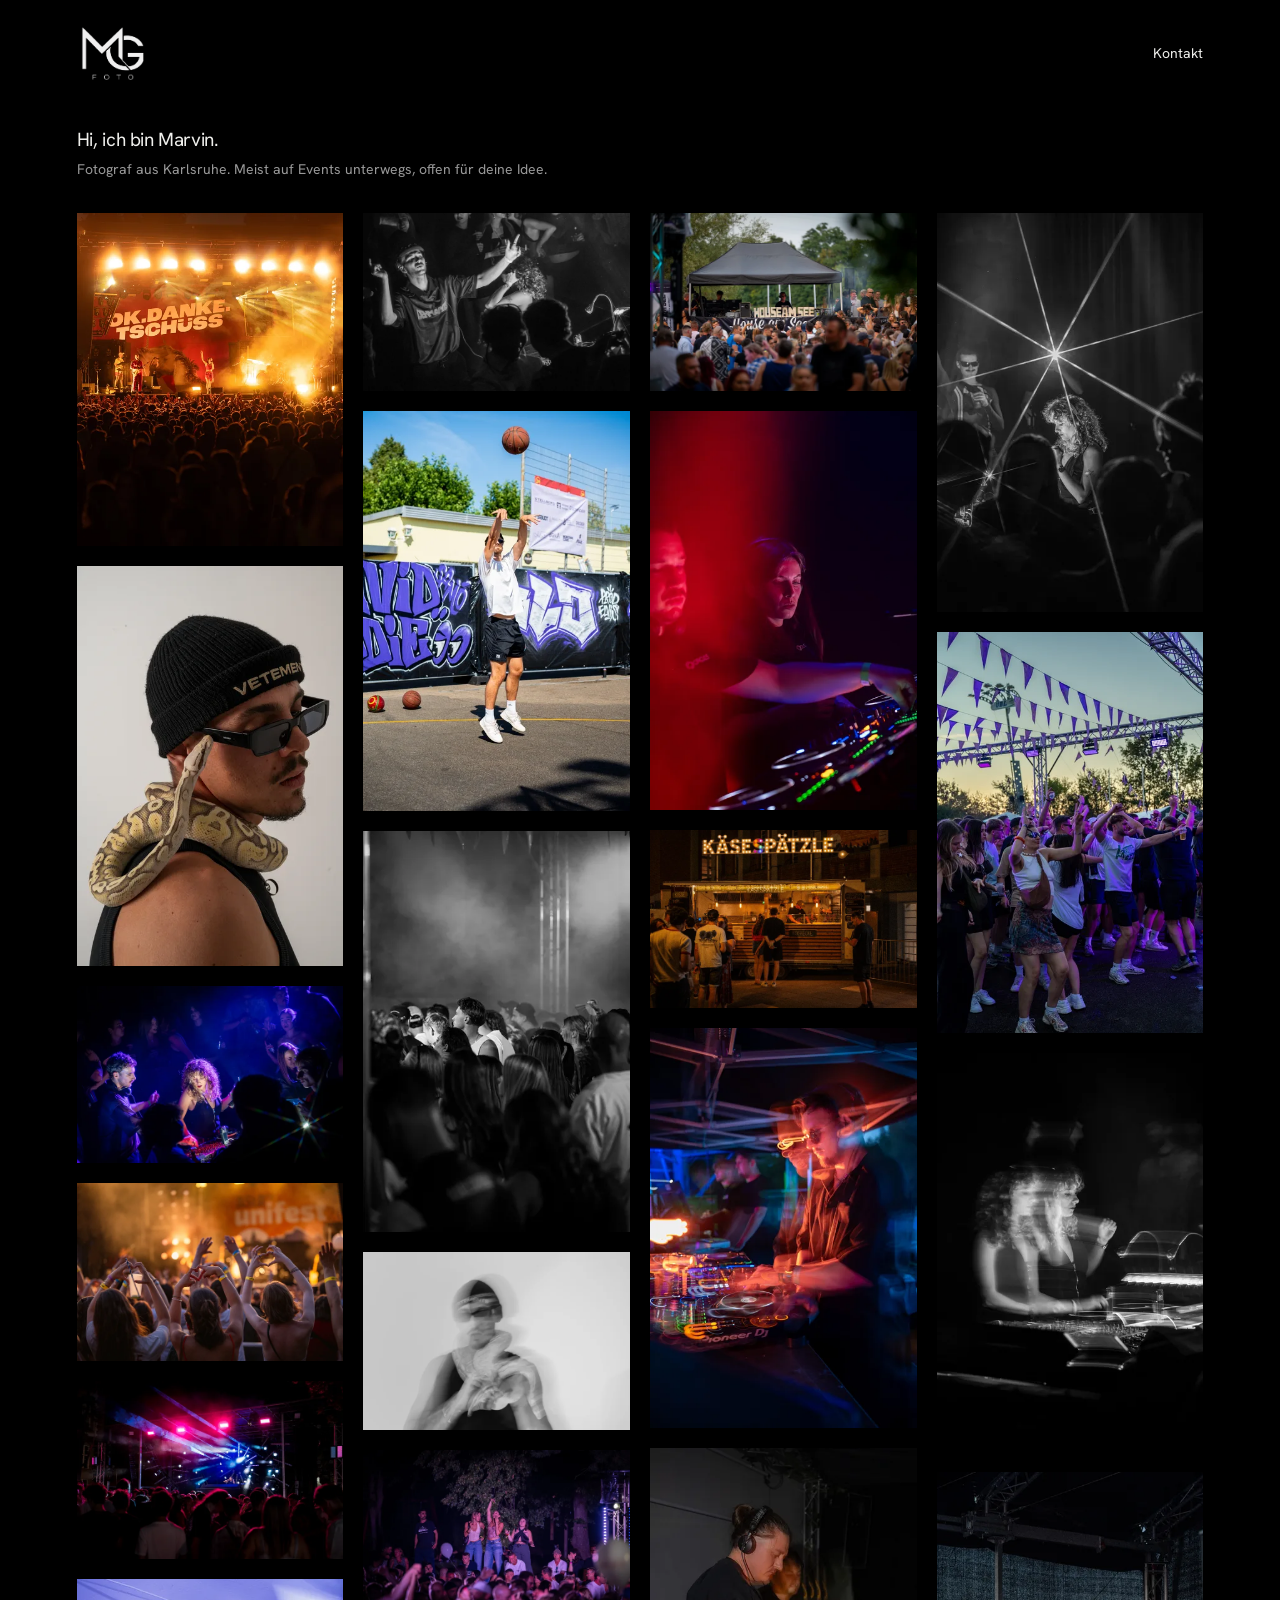
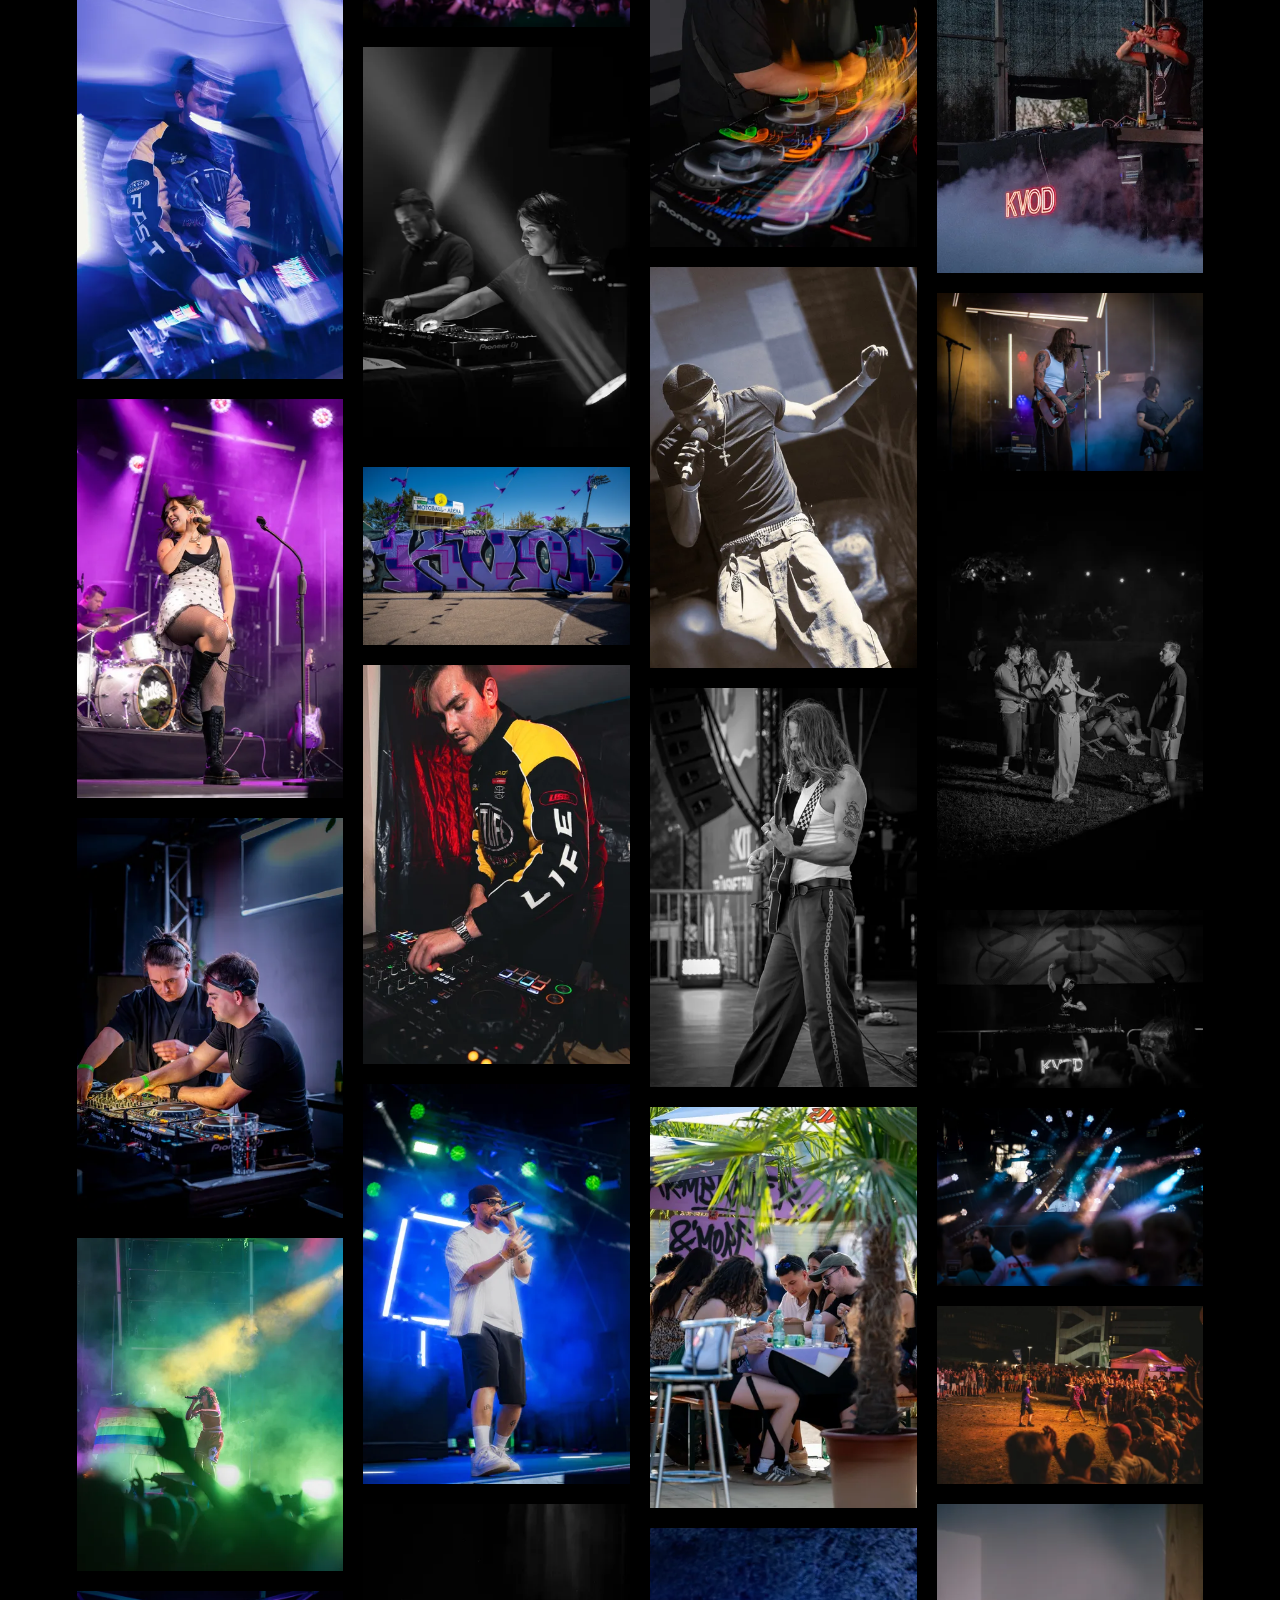
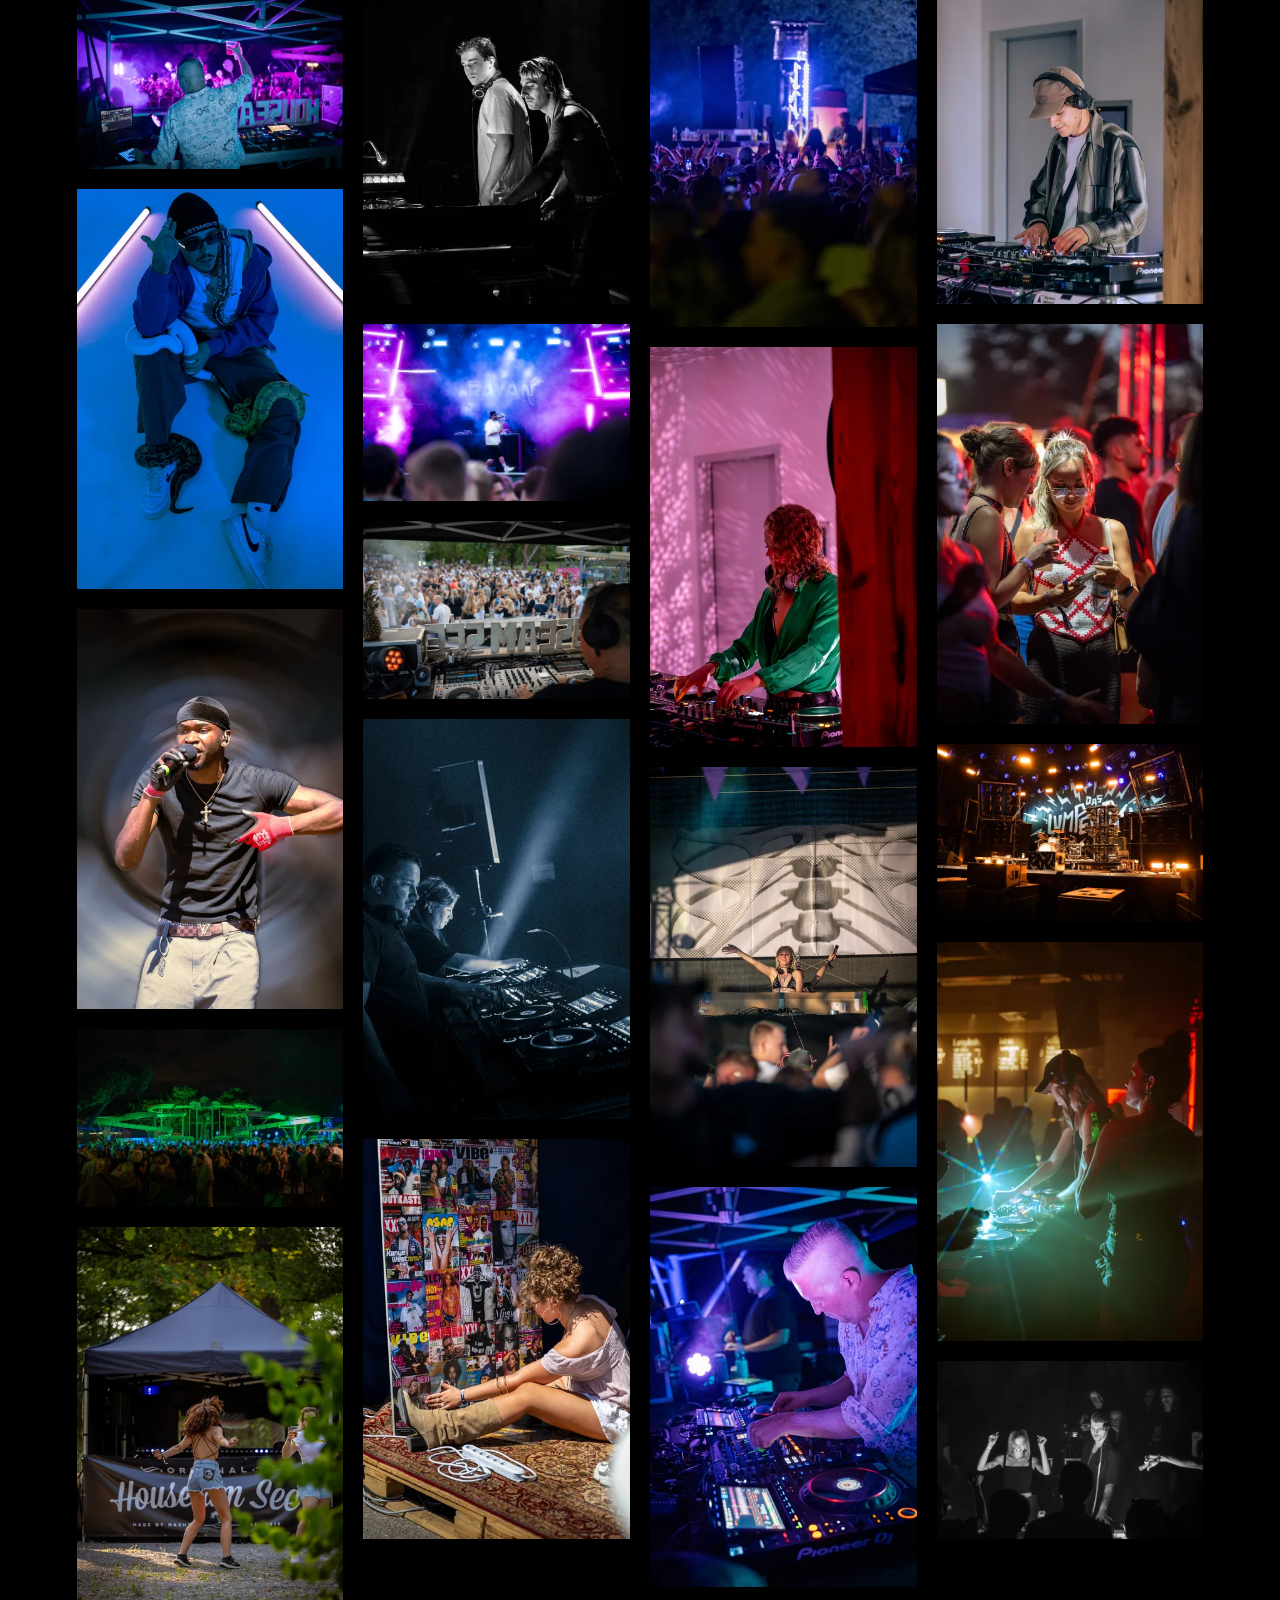
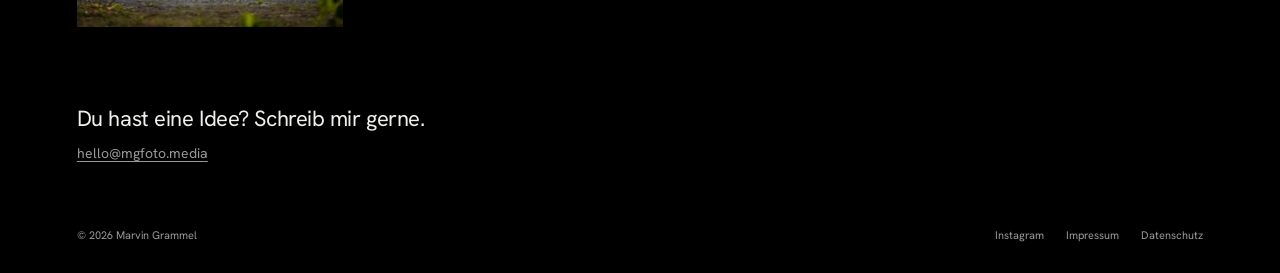
<file: index.html>
<!DOCTYPE html>
<html lang="de"><head>
  <meta charset="UTF-8">
  <meta name="viewport" content="width=device-width, initial-scale=1">
  <meta name="color-scheme" content="dark">

  <title>MG FOTO · Marvin Grammel · Fotograf in Karlsruhe</title>
  <meta name="description" content="Fotografie von Marvin Grammel aus Karlsruhe. Schwerpunkt Events, Konzerte und Festivals. Auch für Shootings, Hochzeiten und andere Ideen anfragbar.">
  <meta name="theme-color" content="#000000">
  <link rel="canonical" href="https://mgfoto.media/">
  <meta property="og:type" content="website">
  <meta property="og:locale" content="de_DE">
  <meta property="og:url" content="https://mgfoto.media/">
  <meta property="og:title" content="MG FOTO · Fotografie von Marvin Grammel">
  <meta property="og:description" content="Fotografie aus Karlsruhe. Events, Menschen und deine Ideen.">
  <meta property="og:image" content="https://mgfoto.media/images/og-image.jpg">
  <meta property="og:image:width" content="1200">
  <meta property="og:image:height" content="630">
  <meta name="twitter:card" content="summary_large_image">
  <meta name="twitter:title" content="MG FOTO · Fotografie von Marvin Grammel">
  <meta name="twitter:description" content="Fotografie von Marvin Grammel aus Karlsruhe. Schwerpunkt Events, offen für deine Ideen.">
  <meta name="twitter:image" content="https://mgfoto.media/images/og-image.jpg">
  <link rel="icon" href="/favicon.ico" sizes="any">
  <link rel="icon" href="/favicon.svg" type="image/svg+xml">
  <link rel="apple-touch-icon" href="/apple-touch-icon.png">
  <link rel="manifest" href="/site.webmanifest">
  <link rel="preload" href="fonts/HankenGrotesk.woff2" as="font" type="font/woff2" crossorigin="">
  <link rel="stylesheet" href="assets/css/site.css?v=4f0c8600b8fc">
  <script type="application/ld+json">
  {"@context":"https://schema.org","@type":"ProfessionalService","name":"MG FOTO","url":"https://mgfoto.media/","image":"https://mgfoto.media/images/og-image.jpg","description":"Fotografie aus Karlsruhe mit Schwerpunkt Events, Konzerte und Festivals.","email":"hello@mgfoto.media","founder":{"@type":"Person","name":"Marvin Grammel","jobTitle":"Fotograf"},"address":{"@type":"PostalAddress","addressLocality":"Karlsruhe","addressRegion":"Baden-Württemberg","addressCountry":"DE"},"areaServed":[{"@type":"City","name":"Karlsruhe"},{"@type":"AdministrativeArea","name":"Baden-Württemberg"}],"sameAs":["https://www.instagram.com/marvin.foto/"],"knowsAbout":["Eventfotografie","Festivalfotografie","Konzertfotografie","Fotografie"]}
  </script>


  <script src="assets/js/site.js?v=a8f3d9b655af" defer=""></script>
</head>
<body>
  <a class="skip-link" href="#main">Zum Inhalt</a>
  <header class="site-header"><div class="header-inner wrap">
    <a class="brand" href="/" aria-label="MG FOTO – Startseite"><svg class="brand-logo" xmlns="http://www.w3.org/2000/svg" width="86" height="72" viewBox="254 330 728 610" aria-hidden="true" focusable="false"><image href="assets/brand/mg-foto-logo.png" width="1254" height="1254"></image></svg></a>
    <nav id="main-nav" aria-label="Hauptnavigation"><a href="#contact">Kontakt</a></nav>
  </div></header>
  <main id="main">
    <section class="intro wrap" id="about" aria-labelledby="intro-title">
      <h1 id="intro-title">Hi, ich bin Marvin.</h1>
      <p>Fotograf aus Karlsruhe. Meist auf Events unterwegs, offen für deine Idee.</p>
    </section>
    <section class="gallery-section wrap" id="gallery" aria-labelledby="gallery-title"><h2 id="gallery-title" class="visually-hidden">Bilder</h2>



      <div class="photo-wall" id="photoGrid"><!-- photos:start -->
        <a class="photo" href="assets/photos/portfolio/DSC_2217.jpg.large.webp" aria-label="Bild vergrößern: Band ok.danke.tschuess und dichtes Publikum vor einer Bühne im goldenen Licht"><img src="assets/photos/portfolio/DSC_2217.jpg.large.webp" alt="Band ok.danke.tschuess und dichtes Publikum vor einer Bühne im goldenen Licht" width="1638" height="2048" srcset="assets/photos/portfolio/DSC_2217.jpg.small.webp 512w, assets/photos/portfolio/DSC_2217.jpg.large.webp 1280w" sizes="(max-width: 600px) 90vw, (max-width: 1000px) 44vw, 22vw" loading="eager" decoding="async"></a>
        <a class="photo" href="assets/photos/wax-born-4-this/DSC_8866.jpg.large.webp" aria-label="Bild vergrößern: WAX im Profil mit Sonnenbrille und einer Schlange auf der Schulter"><img src="assets/photos/wax-born-4-this/DSC_8866.jpg.large.webp" alt="WAX im Profil mit Sonnenbrille und einer Schlange auf der Schulter" width="1600" height="2400" srcset="assets/photos/wax-born-4-this/DSC_8866.jpg.small.webp 427w, assets/photos/wax-born-4-this/DSC_8866.jpg.large.webp 1067w" sizes="(max-width: 600px) 90vw, (max-width: 1000px) 44vw, 22vw" loading="eager" decoding="async"></a>
        <a class="photo" href="assets/photos/dj-conference-2026/dj-conference-22.jpg.large.webp" aria-label="Bild vergrößern: DJ und Publikum dicht beieinander im violetten Licht"><img src="assets/photos/dj-conference-2026/dj-conference-22.jpg.large.webp" alt="DJ und Publikum dicht beieinander im violetten Licht" width="2048" height="1365" srcset="assets/photos/dj-conference-2026/dj-conference-22.jpg.small.webp 640w, assets/photos/dj-conference-2026/dj-conference-22.jpg.large.webp 1600w" sizes="(max-width: 600px) 90vw, (max-width: 1000px) 44vw, 22vw" loading="eager" decoding="async"></a>
        <a class="photo" href="assets/photos/unifest-2026/DSC_3220.jpg.large.webp" aria-label="Bild vergrößern: Hände in der Crowd vor der warm beleuchteten Unifest-Bühne"><img src="assets/photos/unifest-2026/DSC_3220.jpg.large.webp" alt="Hände in der Crowd vor der warm beleuchteten Unifest-Bühne" width="2048" height="1365" srcset="assets/photos/unifest-2026/DSC_3220.jpg.small.webp 640w, assets/photos/unifest-2026/DSC_3220.jpg.large.webp 1600w" sizes="(max-width: 600px) 90vw, (max-width: 1000px) 44vw, 22vw" loading="eager" decoding="async"></a>
        <a class="photo" href="assets/photos/unifest-2026/09.jpg.large.webp" aria-label="Bild vergrößern: Crowd vor der rot und blau beleuchteten Bühne beim KIT Unifest"><img src="assets/photos/unifest-2026/09.jpg.large.webp" alt="Crowd vor der rot und blau beleuchteten Bühne beim KIT Unifest" width="2048" height="1365" srcset="assets/photos/unifest-2026/09.jpg.small.webp 640w, assets/photos/unifest-2026/09.jpg.large.webp 1600w" sizes="(max-width: 600px) 90vw, (max-width: 1000px) 44vw, 22vw" loading="lazy" decoding="async"></a>
        <a class="photo" href="assets/photos/sevva/DSC_0460.jpg.large.webp" aria-label="Bild vergrößern: SEVVA am DJ-Pult mit blauen und violetten Lichtspuren und Bewegungsunschärfe"><img src="assets/photos/sevva/DSC_0460.jpg.large.webp" alt="SEVVA am DJ-Pult mit blauen und violetten Lichtspuren und Bewegungsunschärfe" width="1600" height="2400" srcset="assets/photos/sevva/DSC_0460.jpg.small.webp 427w, assets/photos/sevva/DSC_0460.jpg.large.webp 1067w" sizes="(max-width: 600px) 90vw, (max-width: 1000px) 44vw, 22vw" loading="lazy" decoding="async"></a>
        <a class="photo" href="assets/photos/unifest-2026/DSC_1495-Edit-Edit.jpg.large.webp" aria-label="Bild vergrößern: Sängerin am Mikrofon im violetten Licht beim KIT Unifest"><img src="assets/photos/unifest-2026/DSC_1495-Edit-Edit.jpg.large.webp" alt="Sängerin am Mikrofon im violetten Licht beim KIT Unifest" width="1365" height="2048" srcset="assets/photos/unifest-2026/DSC_1495-Edit-Edit.jpg.small.webp 427w, assets/photos/unifest-2026/DSC_1495-Edit-Edit.jpg.large.webp 1066w" sizes="(max-width: 600px) 90vw, (max-width: 1000px) 44vw, 22vw" loading="lazy" decoding="async"></a>
        <a class="photo" href="assets/photos/dj-conference-2026/dj-conference-13.jpg.large.webp" aria-label="Bild vergrößern: Zwei DJs am Mischpult im farbigen Licht"><img src="assets/photos/dj-conference-2026/dj-conference-13.jpg.large.webp" alt="Zwei DJs am Mischpult im farbigen Licht" width="1365" height="2048" srcset="assets/photos/dj-conference-2026/dj-conference-13.jpg.small.webp 427w, assets/photos/dj-conference-2026/dj-conference-13.jpg.large.webp 1066w" sizes="(max-width: 600px) 90vw, (max-width: 1000px) 44vw, 22vw" loading="lazy" decoding="async"></a>
        <a class="photo" href="assets/photos/portfolio/DSC_2374.jpg.large.webp" aria-label="Bild vergrößern: Auftritt mit Mikrofon im grünen Bühnennebel unter einem diagonalen gelben Lichtstrahl"><img src="assets/photos/portfolio/DSC_2374.jpg.large.webp" alt="Auftritt mit Mikrofon im grünen Bühnennebel unter einem diagonalen gelben Lichtstrahl" width="1638" height="2047" srcset="assets/photos/portfolio/DSC_2374.jpg.small.webp 512w, assets/photos/portfolio/DSC_2374.jpg.large.webp 1280w" sizes="(max-width: 600px) 90vw, (max-width: 1000px) 44vw, 22vw" loading="lazy" decoding="async"></a>
        <a class="photo" href="assets/photos/house-am-see-2026/DSC_5578.jpg.large.webp" aria-label="Bild vergrößern: Blick über die Schulter eines DJs auf die Crowd bei House Am See"><img src="assets/photos/house-am-see-2026/DSC_5578.jpg.large.webp" alt="Blick über die Schulter eines DJs auf die Crowd bei House Am See" width="6048" height="4032" srcset="assets/photos/house-am-see-2026/DSC_5578.jpg.small.webp 640w, assets/photos/house-am-see-2026/DSC_5578.jpg.large.webp 1600w" sizes="(max-width: 600px) 90vw, (max-width: 1000px) 44vw, 22vw" loading="lazy" decoding="async"></a>
        <a class="photo" href="assets/photos/wax-born-4-this/DSC_9234.jpg.large.webp" aria-label="Bild vergrößern: WAX mit Schlangen zwischen zwei Lichtstäben im blauen Studiolicht, von oben fotografiert"><img src="assets/photos/wax-born-4-this/DSC_9234.jpg.large.webp" alt="WAX mit Schlangen zwischen zwei Lichtstäben im blauen Studiolicht, von oben fotografiert" width="1600" height="2400" srcset="assets/photos/wax-born-4-this/DSC_9234.jpg.small.webp 427w, assets/photos/wax-born-4-this/DSC_9234.jpg.large.webp 1067w" sizes="(max-width: 600px) 90vw, (max-width: 1000px) 44vw, 22vw" loading="lazy" decoding="async"></a>
        <a class="photo" href="assets/photos/kvod-3/DSC_6110-Edit.jpeg.large.webp" aria-label="Bild vergrößern: Sänger mit Mikrofon im Bühnenlicht bei Komm Vorbei Or Die 3"><img src="assets/photos/kvod-3/DSC_6110-Edit.jpeg.large.webp" alt="Sänger mit Mikrofon im Bühnenlicht bei Komm Vorbei Or Die 3" width="853" height="1280" srcset="assets/photos/kvod-3/DSC_6110-Edit.jpeg.small.webp 427w, assets/photos/kvod-3/DSC_6110-Edit.jpeg.large.webp 853w" sizes="(max-width: 600px) 90vw, (max-width: 1000px) 44vw, 22vw" loading="lazy" decoding="async"></a>
        <a class="photo" href="assets/photos/house-am-see-2026/DSC_5639.jpg.large.webp" aria-label="Bild vergrößern: Crowd vor der grün beleuchteten Open-Air-Bühne bei House Am See"><img src="assets/photos/house-am-see-2026/DSC_5639.jpg.large.webp" alt="Crowd vor der grün beleuchteten Open-Air-Bühne bei House Am See" width="6007" height="4005" srcset="assets/photos/house-am-see-2026/DSC_5639.jpg.small.webp 640w, assets/photos/house-am-see-2026/DSC_5639.jpg.large.webp 1600w" sizes="(max-width: 600px) 90vw, (max-width: 1000px) 44vw, 22vw" loading="lazy" decoding="async"></a>
        <a class="photo" href="assets/photos/house-am-see-2026/DSC_4363.jpg.large.webp" aria-label="Bild vergrößern: DJ unter einem Sonnenschirm vor dem Publikum bei House Am See"><img src="assets/photos/house-am-see-2026/DSC_4363.jpg.large.webp" alt="DJ unter einem Sonnenschirm vor dem Publikum bei House Am See" width="4032" height="6048" srcset="assets/photos/house-am-see-2026/DSC_4363.jpg.small.webp 427w, assets/photos/house-am-see-2026/DSC_4363.jpg.large.webp 1067w" sizes="(max-width: 600px) 90vw, (max-width: 1000px) 44vw, 22vw" loading="lazy" decoding="async"></a>
        <a class="photo" href="assets/photos/dj-conference-2026/dj-conference-25.jpg.large.webp" aria-label="Bild vergrößern: Lachende Menschen mit erhobenen Armen am DJ-Pult"><img src="assets/photos/dj-conference-2026/dj-conference-25.jpg.large.webp" alt="Lachende Menschen mit erhobenen Armen am DJ-Pult" width="2048" height="1366" srcset="assets/photos/dj-conference-2026/dj-conference-25.jpg.small.webp 640w, assets/photos/dj-conference-2026/dj-conference-25.jpg.large.webp 1600w" sizes="(max-width: 600px) 90vw, (max-width: 1000px) 44vw, 22vw" loading="lazy" decoding="async"></a>
        <a class="photo" href="assets/photos/kvod-3/DSC_5801.jpeg.large.webp" aria-label="Bild vergrößern: Tanzende Person vor einer Graffiti-Wand bei Komm Vorbei Or Die 3"><img src="assets/photos/kvod-3/DSC_5801.jpeg.large.webp" alt="Tanzende Person vor einer Graffiti-Wand bei Komm Vorbei Or Die 3" width="853" height="1280" srcset="assets/photos/kvod-3/DSC_5801.jpeg.small.webp 427w, assets/photos/kvod-3/DSC_5801.jpeg.large.webp 853w" sizes="(max-width: 600px) 90vw, (max-width: 1000px) 44vw, 22vw" loading="lazy" decoding="async"></a>
        <a class="photo" href="assets/photos/kvod-3/DSC_7288.jpeg.large.webp" aria-label="Bild vergrößern: Crowd im Bühnennebel bei Komm Vorbei Or Die 3"><img src="assets/photos/kvod-3/DSC_7288.jpeg.large.webp" alt="Crowd im Bühnennebel bei Komm Vorbei Or Die 3" width="853" height="1280" srcset="assets/photos/kvod-3/DSC_7288.jpeg.small.webp 427w, assets/photos/kvod-3/DSC_7288.jpeg.large.webp 853w" sizes="(max-width: 600px) 90vw, (max-width: 1000px) 44vw, 22vw" loading="lazy" decoding="async"></a>
        <a class="photo" href="assets/photos/wax-born-4-this/DSC_9673-black.jpg.large.webp" aria-label="Bild vergrößern: Schwarz-Weiß-Porträt von WAX mit Schlange und bewusster Bewegungsunschärfe"><img src="assets/photos/wax-born-4-this/DSC_9673-black.jpg.large.webp" alt="Schwarz-Weiß-Porträt von WAX mit Schlange und bewusster Bewegungsunschärfe" width="2400" height="1600" srcset="assets/photos/wax-born-4-this/DSC_9673-black.jpg.small.webp 640w, assets/photos/wax-born-4-this/DSC_9673-black.jpg.large.webp 1600w" sizes="(max-width: 600px) 90vw, (max-width: 1000px) 44vw, 22vw" loading="lazy" decoding="async"></a>
        <a class="photo" href="assets/photos/house-am-see-2026/DSC_5704.jpg.large.webp" aria-label="Bild vergrößern: Publikum mit erhobenen Armen im farbigen Licht bei House Am See"><img src="assets/photos/house-am-see-2026/DSC_5704.jpg.large.webp" alt="Publikum mit erhobenen Armen im farbigen Licht bei House Am See" width="6048" height="4032" srcset="assets/photos/house-am-see-2026/DSC_5704.jpg.small.webp 640w, assets/photos/house-am-see-2026/DSC_5704.jpg.large.webp 1600w" sizes="(max-width: 600px) 90vw, (max-width: 1000px) 44vw, 22vw" loading="lazy" decoding="async"></a>
        <a class="photo" href="assets/photos/dj-conference-2026/dj-conference-01.jpg.large.webp" aria-label="Bild vergrößern: Zwei DJs unter einem Lichtstrahl, Schwarz-Weiß"><img src="assets/photos/dj-conference-2026/dj-conference-01.jpg.large.webp" alt="Zwei DJs unter einem Lichtstrahl, Schwarz-Weiß" width="1365" height="2048" srcset="assets/photos/dj-conference-2026/dj-conference-01.jpg.small.webp 427w, assets/photos/dj-conference-2026/dj-conference-01.jpg.large.webp 1066w" sizes="(max-width: 600px) 90vw, (max-width: 1000px) 44vw, 22vw" loading="lazy" decoding="async"></a>
        <a class="photo" href="assets/photos/kvod-3/DSC_5790.jpeg.large.webp" aria-label="Bild vergrößern: Graffiti vor der Open-Air-Bühne bei Komm Vorbei Or Die 3"><img src="assets/photos/kvod-3/DSC_5790.jpeg.large.webp" alt="Graffiti vor der Open-Air-Bühne bei Komm Vorbei Or Die 3" width="1280" height="853" srcset="assets/photos/kvod-3/DSC_5790.jpeg.small.webp 640w, assets/photos/kvod-3/DSC_5790.jpeg.large.webp 1280w" sizes="(max-width: 600px) 90vw, (max-width: 1000px) 44vw, 22vw" loading="lazy" decoding="async"></a>
        <a class="photo" href="assets/photos/sevva/DSC_0560.jpg.large.webp" aria-label="Bild vergrößern: Nahaufnahme von SEVVA am Mischpult mit gelb-schwarzer Jacke im roten Licht"><img src="assets/photos/sevva/DSC_0560.jpg.large.webp" alt="Nahaufnahme von SEVVA am Mischpult mit gelb-schwarzer Jacke im roten Licht" width="1600" height="2400" srcset="assets/photos/sevva/DSC_0560.jpg.small.webp 427w, assets/photos/sevva/DSC_0560.jpg.large.webp 1067w" sizes="(max-width: 600px) 90vw, (max-width: 1000px) 44vw, 22vw" loading="lazy" decoding="async"></a>
        <a class="photo" href="assets/photos/unifest-2026/01.jpg.large.webp" aria-label="Bild vergrößern: Fayan im violetten Bühnenlicht beim KIT Unifest"><img src="assets/photos/unifest-2026/01.jpg.large.webp" alt="Fayan im violetten Bühnenlicht beim KIT Unifest" width="1365" height="2048" srcset="assets/photos/unifest-2026/01.jpg.small.webp 427w, assets/photos/unifest-2026/01.jpg.large.webp 1066w" sizes="(max-width: 600px) 90vw, (max-width: 1000px) 44vw, 22vw" loading="lazy" decoding="async"></a>
        <a class="photo" href="assets/photos/dj-conference-2026/dj-conference-08.jpg.large.webp" aria-label="Bild vergrößern: Zwei DJs schauen aus dem Pult ins Publikum"><img src="assets/photos/dj-conference-2026/dj-conference-08.jpg.large.webp" alt="Zwei DJs schauen aus dem Pult ins Publikum" width="1365" height="2048" srcset="assets/photos/dj-conference-2026/dj-conference-08.jpg.small.webp 427w, assets/photos/dj-conference-2026/dj-conference-08.jpg.large.webp 1066w" sizes="(max-width: 600px) 90vw, (max-width: 1000px) 44vw, 22vw" loading="lazy" decoding="async"></a>
        <a class="photo" href="assets/photos/unifest-2026/03.jpg.large.webp" aria-label="Bild vergrößern: Fayan auf der Bühne vor dem Publikum beim KIT Unifest"><img src="assets/photos/unifest-2026/03.jpg.large.webp" alt="Fayan auf der Bühne vor dem Publikum beim KIT Unifest" width="2048" height="1365" srcset="assets/photos/unifest-2026/03.jpg.small.webp 640w, assets/photos/unifest-2026/03.jpg.large.webp 1600w" sizes="(max-width: 600px) 90vw, (max-width: 1000px) 44vw, 22vw" loading="lazy" decoding="async"></a>
        <a class="photo" href="assets/photos/house-am-see-2026/DSC_4607.jpg.large.webp" aria-label="Bild vergrößern: Blick über das Mischpult auf die Crowd bei House Am See"><img src="assets/photos/house-am-see-2026/DSC_4607.jpg.large.webp" alt="Blick über das Mischpult auf die Crowd bei House Am See" width="5882" height="3921" srcset="assets/photos/house-am-see-2026/DSC_4607.jpg.small.webp 640w, assets/photos/house-am-see-2026/DSC_4607.jpg.large.webp 1600w" sizes="(max-width: 600px) 90vw, (max-width: 1000px) 44vw, 22vw" loading="lazy" decoding="async"></a>
        <a class="photo" href="assets/photos/dj-conference-2026/dj-conference-10.jpg.large.webp" aria-label="Bild vergrößern: DJ am Mischpult im blauen Bühnenlicht"><img src="assets/photos/dj-conference-2026/dj-conference-10.jpg.large.webp" alt="DJ am Mischpult im blauen Bühnenlicht" width="1365" height="2048" srcset="assets/photos/dj-conference-2026/dj-conference-10.jpg.small.webp 427w, assets/photos/dj-conference-2026/dj-conference-10.jpg.large.webp 1066w" sizes="(max-width: 600px) 90vw, (max-width: 1000px) 44vw, 22vw" loading="lazy" decoding="async"></a>
        <a class="photo" href="assets/photos/kvod-3/DSC_5840.jpeg.large.webp" aria-label="Bild vergrößern: Person vor einer beklebten Wand bei Komm Vorbei Or Die 3"><img src="assets/photos/kvod-3/DSC_5840.jpeg.large.webp" alt="Person vor einer beklebten Wand bei Komm Vorbei Or Die 3" width="853" height="1280" srcset="assets/photos/kvod-3/DSC_5840.jpeg.small.webp 427w, assets/photos/kvod-3/DSC_5840.jpeg.large.webp 853w" sizes="(max-width: 600px) 90vw, (max-width: 1000px) 44vw, 22vw" loading="lazy" decoding="async"></a>
        <a class="photo" href="assets/photos/house-am-see-2026/DSC_4667.jpg.large.webp" aria-label="Bild vergrößern: Publikum vor der House-Am-See-Bühne am Tag"><img src="assets/photos/house-am-see-2026/DSC_4667.jpg.large.webp" alt="Publikum vor der House-Am-See-Bühne am Tag" width="6048" height="4032" srcset="assets/photos/house-am-see-2026/DSC_4667.jpg.small.webp 640w, assets/photos/house-am-see-2026/DSC_4667.jpg.large.webp 1600w" sizes="(max-width: 600px) 90vw, (max-width: 1000px) 44vw, 22vw" loading="lazy" decoding="async"></a>
        <a class="photo" href="assets/photos/dj-conference-2026/dj-conference-11.jpg.large.webp" aria-label="Bild vergrößern: DJ im roten und violetten Licht"><img src="assets/photos/dj-conference-2026/dj-conference-11.jpg.large.webp" alt="DJ im roten und violetten Licht" width="1365" height="2048" srcset="assets/photos/dj-conference-2026/dj-conference-11.jpg.small.webp 427w, assets/photos/dj-conference-2026/dj-conference-11.jpg.large.webp 1066w" sizes="(max-width: 600px) 90vw, (max-width: 1000px) 44vw, 22vw" loading="lazy" decoding="async"></a>
        <a class="photo" href="assets/photos/unifest-2026/06.jpg.large.webp" aria-label="Bild vergrößern: Besucher am beleuchteten Essensstand beim KIT Unifest"><img src="assets/photos/unifest-2026/06.jpg.large.webp" alt="Besucher am beleuchteten Essensstand beim KIT Unifest" width="2048" height="1365" srcset="assets/photos/unifest-2026/06.jpg.small.webp 640w, assets/photos/unifest-2026/06.jpg.large.webp 1600w" sizes="(max-width: 600px) 90vw, (max-width: 1000px) 44vw, 22vw" loading="lazy" decoding="async"></a>
        <a class="photo" href="assets/photos/house-am-see-2026/DSC_4902.jpg.large.webp" aria-label="Bild vergrößern: DJ in Bewegung mit farbigen Lichtspuren bei House Am See"><img src="assets/photos/house-am-see-2026/DSC_4902.jpg.large.webp" alt="DJ in Bewegung mit farbigen Lichtspuren bei House Am See" width="4032" height="6048" srcset="assets/photos/house-am-see-2026/DSC_4902.jpg.small.webp 427w, assets/photos/house-am-see-2026/DSC_4902.jpg.large.webp 1067w" sizes="(max-width: 600px) 90vw, (max-width: 1000px) 44vw, 22vw" loading="lazy" decoding="async"></a>
        <a class="photo" href="assets/photos/dj-conference-2026/dj-conference-12.jpg.large.webp" aria-label="Bild vergrößern: DJ am Mischpult mit orangefarbenen Lichtspuren"><img src="assets/photos/dj-conference-2026/dj-conference-12.jpg.large.webp" alt="DJ am Mischpult mit orangefarbenen Lichtspuren" width="1365" height="2048" srcset="assets/photos/dj-conference-2026/dj-conference-12.jpg.small.webp 427w, assets/photos/dj-conference-2026/dj-conference-12.jpg.large.webp 1066w" sizes="(max-width: 600px) 90vw, (max-width: 1000px) 44vw, 22vw" loading="lazy" decoding="async"></a>
        <a class="photo" href="assets/photos/kvod-3/DSC_6152_2.jpeg.large.webp" aria-label="Bild vergrößern: Sänger beugt sich mit Mikrofon zum Publikum, Schwarz-Weiß"><img src="assets/photos/kvod-3/DSC_6152_2.jpeg.large.webp" alt="Sänger beugt sich mit Mikrofon zum Publikum, Schwarz-Weiß" width="853" height="1280" srcset="assets/photos/kvod-3/DSC_6152_2.jpeg.small.webp 427w, assets/photos/kvod-3/DSC_6152_2.jpeg.large.webp 853w" sizes="(max-width: 600px) 90vw, (max-width: 1000px) 44vw, 22vw" loading="lazy" decoding="async"></a>
        <a class="photo" href="assets/photos/unifest-2026/07.jpg.large.webp" aria-label="Bild vergrößern: Gitarrist auf der Bühne beim KIT Unifest, Schwarz-Weiß"><img src="assets/photos/unifest-2026/07.jpg.large.webp" alt="Gitarrist auf der Bühne beim KIT Unifest, Schwarz-Weiß" width="1365" height="2048" srcset="assets/photos/unifest-2026/07.jpg.small.webp 427w, assets/photos/unifest-2026/07.jpg.large.webp 1066w" sizes="(max-width: 600px) 90vw, (max-width: 1000px) 44vw, 22vw" loading="lazy" decoding="async"></a>
        <a class="photo" href="assets/photos/kvod-3/DSC_6341.jpeg.large.webp" aria-label="Bild vergrößern: Besucher stöbern in Schallplatten bei Komm Vorbei Or Die 3"><img src="assets/photos/kvod-3/DSC_6341.jpeg.large.webp" alt="Besucher stöbern in Schallplatten bei Komm Vorbei Or Die 3" width="853" height="1280" srcset="assets/photos/kvod-3/DSC_6341.jpeg.small.webp 427w, assets/photos/kvod-3/DSC_6341.jpeg.large.webp 853w" sizes="(max-width: 600px) 90vw, (max-width: 1000px) 44vw, 22vw" loading="lazy" decoding="async"></a>
        <a class="photo" href="assets/photos/house-am-see-2026/DSC_5272.jpg.large.webp" aria-label="Bild vergrößern: Crowd vor der blau beleuchteten Bühne bei House Am See"><img src="assets/photos/house-am-see-2026/DSC_5272.jpg.large.webp" alt="Crowd vor der blau beleuchteten Bühne bei House Am See" width="4032" height="6048" srcset="assets/photos/house-am-see-2026/DSC_5272.jpg.small.webp 427w, assets/photos/house-am-see-2026/DSC_5272.jpg.large.webp 1067w" sizes="(max-width: 600px) 90vw, (max-width: 1000px) 44vw, 22vw" loading="lazy" decoding="async"></a>
        <a class="photo" href="assets/photos/dj-conference-2026/dj-conference-16.jpg.large.webp" aria-label="Bild vergrößern: Person mit lockigen Haaren im rosa und grünen Licht"><img src="assets/photos/dj-conference-2026/dj-conference-16.jpg.large.webp" alt="Person mit lockigen Haaren im rosa und grünen Licht" width="1365" height="2048" srcset="assets/photos/dj-conference-2026/dj-conference-16.jpg.small.webp 427w, assets/photos/dj-conference-2026/dj-conference-16.jpg.large.webp 1066w" sizes="(max-width: 600px) 90vw, (max-width: 1000px) 44vw, 22vw" loading="lazy" decoding="async"></a>
        <a class="photo" href="assets/photos/kvod-3/DSC_6490.jpeg.large.webp" aria-label="Bild vergrößern: DJ mit ausgebreiteten Armen bei Komm Vorbei Or Die 3"><img src="assets/photos/kvod-3/DSC_6490.jpeg.large.webp" alt="DJ mit ausgebreiteten Armen bei Komm Vorbei Or Die 3" width="853" height="1280" srcset="assets/photos/kvod-3/DSC_6490.jpeg.small.webp 427w, assets/photos/kvod-3/DSC_6490.jpeg.large.webp 853w" sizes="(max-width: 600px) 90vw, (max-width: 1000px) 44vw, 22vw" loading="lazy" decoding="async"></a>
        <a class="photo" href="assets/photos/house-am-see-2026/DSC_5563.jpg.large.webp" aria-label="Bild vergrößern: DJ am Mischpult im violetten Licht bei House Am See"><img src="assets/photos/house-am-see-2026/DSC_5563.jpg.large.webp" alt="DJ am Mischpult im violetten Licht bei House Am See" width="4032" height="6048" srcset="assets/photos/house-am-see-2026/DSC_5563.jpg.small.webp 427w, assets/photos/house-am-see-2026/DSC_5563.jpg.large.webp 1067w" sizes="(max-width: 600px) 90vw, (max-width: 1000px) 44vw, 22vw" loading="lazy" decoding="async"></a>
        <a class="photo" href="assets/photos/dj-conference-2026/dj-conference-19.jpg.large.webp" aria-label="Bild vergrößern: DJ unter sternförmigen Lichtstrahlen, Schwarz-Weiß"><img src="assets/photos/dj-conference-2026/dj-conference-19.jpg.large.webp" alt="DJ unter sternförmigen Lichtstrahlen, Schwarz-Weiß" width="1365" height="2048" srcset="assets/photos/dj-conference-2026/dj-conference-19.jpg.small.webp 427w, assets/photos/dj-conference-2026/dj-conference-19.jpg.large.webp 1066w" sizes="(max-width: 600px) 90vw, (max-width: 1000px) 44vw, 22vw" loading="lazy" decoding="async"></a>
        <a class="photo" href="assets/photos/kvod-3/DSC_6794.jpeg.large.webp" aria-label="Bild vergrößern: Publikum mit erhobenen Armen vor der Open-Air-Bühne"><img src="assets/photos/kvod-3/DSC_6794.jpeg.large.webp" alt="Publikum mit erhobenen Armen vor der Open-Air-Bühne" width="853" height="1280" srcset="assets/photos/kvod-3/DSC_6794.jpeg.small.webp 427w, assets/photos/kvod-3/DSC_6794.jpeg.large.webp 853w" sizes="(max-width: 600px) 90vw, (max-width: 1000px) 44vw, 22vw" loading="lazy" decoding="async"></a>
        <a class="photo" href="assets/photos/dj-conference-2026/dj-conference-20.jpg.large.webp" aria-label="Bild vergrößern: DJ am Pult mit verwischten Bewegungen, Schwarz-Weiß"><img src="assets/photos/dj-conference-2026/dj-conference-20.jpg.large.webp" alt="DJ am Pult mit verwischten Bewegungen, Schwarz-Weiß" width="1365" height="2048" srcset="assets/photos/dj-conference-2026/dj-conference-20.jpg.small.webp 427w, assets/photos/dj-conference-2026/dj-conference-20.jpg.large.webp 1066w" sizes="(max-width: 600px) 90vw, (max-width: 1000px) 44vw, 22vw" loading="lazy" decoding="async"></a>
        <a class="photo" href="assets/photos/kvod-3/DSC_6824.jpeg.large.webp" aria-label="Bild vergrößern: Musiker am Schlagzeug im roten Licht bei Komm Vorbei Or Die 3"><img src="assets/photos/kvod-3/DSC_6824.jpeg.large.webp" alt="Musiker am Schlagzeug im roten Licht bei Komm Vorbei Or Die 3" width="853" height="1280" srcset="assets/photos/kvod-3/DSC_6824.jpeg.small.webp 427w, assets/photos/kvod-3/DSC_6824.jpeg.large.webp 853w" sizes="(max-width: 600px) 90vw, (max-width: 1000px) 44vw, 22vw" loading="lazy" decoding="async"></a>
        <a class="photo" href="assets/photos/unifest-2026/MarvinGrammel_marvin.foto_DSC_2589.jpg.large.webp" aria-label="Bild vergrößern: Gitarrist vor farbig beleuchtetem Bühnenhintergrund beim KIT Unifest"><img src="assets/photos/unifest-2026/MarvinGrammel_marvin.foto_DSC_2589.jpg.large.webp" alt="Gitarrist vor farbig beleuchtetem Bühnenhintergrund beim KIT Unifest" width="2048" height="1365" srcset="assets/photos/unifest-2026/MarvinGrammel_marvin.foto_DSC_2589.jpg.small.webp 640w, assets/photos/unifest-2026/MarvinGrammel_marvin.foto_DSC_2589.jpg.large.webp 1600w" sizes="(max-width: 600px) 90vw, (max-width: 1000px) 44vw, 22vw" loading="lazy" decoding="async"></a>
        <a class="photo" href="assets/photos/house-am-see-2026/DSC_5588.jpg.large.webp" aria-label="Bild vergrößern: Menschen vor der Bühne bei House Am See, Schwarz-Weiß"><img src="assets/photos/house-am-see-2026/DSC_5588.jpg.large.webp" alt="Menschen vor der Bühne bei House Am See, Schwarz-Weiß" width="4032" height="6048" srcset="assets/photos/house-am-see-2026/DSC_5588.jpg.small.webp 427w, assets/photos/house-am-see-2026/DSC_5588.jpg.large.webp 1067w" sizes="(max-width: 600px) 90vw, (max-width: 1000px) 44vw, 22vw" loading="lazy" decoding="async"></a>
        <a class="photo" href="assets/photos/kvod-3/DSC_7028.jpeg.large.webp" aria-label="Bild vergrößern: DJ hinter dem Pult bei Komm Vorbei Or Die 3, Schwarz-Weiß"><img src="assets/photos/kvod-3/DSC_7028.jpeg.large.webp" alt="DJ hinter dem Pult bei Komm Vorbei Or Die 3, Schwarz-Weiß" width="1280" height="853" srcset="assets/photos/kvod-3/DSC_7028.jpeg.small.webp 640w, assets/photos/kvod-3/DSC_7028.jpeg.large.webp 1280w" sizes="(max-width: 600px) 90vw, (max-width: 1000px) 44vw, 22vw" loading="lazy" decoding="async"></a>
        <a class="photo" href="assets/photos/unifest-2026/MarvinGrammel_marvin.foto_DSC_3075.jpg.large.webp" aria-label="Bild vergrößern: Crowd und Lichtstrahlen vor der Unifest-Bühne"><img src="assets/photos/unifest-2026/MarvinGrammel_marvin.foto_DSC_3075.jpg.large.webp" alt="Crowd und Lichtstrahlen vor der Unifest-Bühne" width="2048" height="1365" srcset="assets/photos/unifest-2026/MarvinGrammel_marvin.foto_DSC_3075.jpg.small.webp 640w, assets/photos/unifest-2026/MarvinGrammel_marvin.foto_DSC_3075.jpg.large.webp 1600w" sizes="(max-width: 600px) 90vw, (max-width: 1000px) 44vw, 22vw" loading="lazy" decoding="async"></a>
        <a class="photo" href="assets/photos/unifest-2026/MarvinGrammel_marvin.foto_DSC_3870.jpg.large.webp" aria-label="Bild vergrößern: Blick über das Festivalgelände und die Crowd bei Nacht"><img src="assets/photos/unifest-2026/MarvinGrammel_marvin.foto_DSC_3870.jpg.large.webp" alt="Blick über das Festivalgelände und die Crowd bei Nacht" width="2048" height="1365" srcset="assets/photos/unifest-2026/MarvinGrammel_marvin.foto_DSC_3870.jpg.small.webp 640w, assets/photos/unifest-2026/MarvinGrammel_marvin.foto_DSC_3870.jpg.large.webp 1600w" sizes="(max-width: 600px) 90vw, (max-width: 1000px) 44vw, 22vw" loading="lazy" decoding="async"></a>
        <a class="photo" href="assets/photos/dj-conference-2026/dj-conference-28.jpg.large.webp" aria-label="Bild vergrößern: DJ mit Kopfhörern vor dem Auftritt"><img src="assets/photos/dj-conference-2026/dj-conference-28.jpg.large.webp" alt="DJ mit Kopfhörern vor dem Auftritt" width="1365" height="2048" srcset="assets/photos/dj-conference-2026/dj-conference-28.jpg.small.webp 427w, assets/photos/dj-conference-2026/dj-conference-28.jpg.large.webp 1066w" sizes="(max-width: 600px) 90vw, (max-width: 1000px) 44vw, 22vw" loading="lazy" decoding="async"></a>
        <a class="photo" href="assets/photos/kvod-3/DSC_7454.jpeg.large.webp" aria-label="Bild vergrößern: Zwei Besucherinnen im farbigen Licht bei Komm Vorbei Or Die 3"><img src="assets/photos/kvod-3/DSC_7454.jpeg.large.webp" alt="Zwei Besucherinnen im farbigen Licht bei Komm Vorbei Or Die 3" width="853" height="1280" srcset="assets/photos/kvod-3/DSC_7454.jpeg.small.webp 427w, assets/photos/kvod-3/DSC_7454.jpeg.large.webp 853w" sizes="(max-width: 600px) 90vw, (max-width: 1000px) 44vw, 22vw" loading="lazy" decoding="async"></a>
        <a class="photo" href="assets/photos/unifest-2026/MarvinGrammel_marvin.foto_DSC_3889.jpg.large.webp" aria-label="Bild vergrößern: Beleuchtete Bühne Das Lumpenpack beim KIT Unifest"><img src="assets/photos/unifest-2026/MarvinGrammel_marvin.foto_DSC_3889.jpg.large.webp" alt="Beleuchtete Bühne Das Lumpenpack beim KIT Unifest" width="2048" height="1365" srcset="assets/photos/unifest-2026/MarvinGrammel_marvin.foto_DSC_3889.jpg.small.webp 640w, assets/photos/unifest-2026/MarvinGrammel_marvin.foto_DSC_3889.jpg.large.webp 1600w" sizes="(max-width: 600px) 90vw, (max-width: 1000px) 44vw, 22vw" loading="lazy" decoding="async"></a>
        <a class="photo" href="assets/photos/dj-conference-2026/dj-conference-29.jpg.large.webp" aria-label="Bild vergrößern: DJ am Pult im warmen Licht vor der Crowd"><img src="assets/photos/dj-conference-2026/dj-conference-29.jpg.large.webp" alt="DJ am Pult im warmen Licht vor der Crowd" width="1365" height="2048" srcset="assets/photos/dj-conference-2026/dj-conference-29.jpg.small.webp 427w, assets/photos/dj-conference-2026/dj-conference-29.jpg.large.webp 1066w" sizes="(max-width: 600px) 90vw, (max-width: 1000px) 44vw, 22vw" loading="lazy" decoding="async"></a>
        <a class="photo" href="assets/photos/dj-conference-2026/dj-conference-31.jpg.large.webp" aria-label="Bild vergrößern: Menschen tanzen in der dunklen Crowd, Schwarz-Weiß"><img src="assets/photos/dj-conference-2026/dj-conference-31.jpg.large.webp" alt="Menschen tanzen in der dunklen Crowd, Schwarz-Weiß" width="2048" height="1365" srcset="assets/photos/dj-conference-2026/dj-conference-31.jpg.small.webp 640w, assets/photos/dj-conference-2026/dj-conference-31.jpg.large.webp 1600w" sizes="(max-width: 600px) 90vw, (max-width: 1000px) 44vw, 22vw" loading="lazy" decoding="async"></a>
      <!-- photos:end --></div>

    </section>
    <section class="contact-section wrap" id="contact" aria-labelledby="contact-title">
      <h2 id="contact-title">Du hast eine Idee? Schreib mir gerne.</h2>
      <a href="mailto:hello@mgfoto.media">hello@mgfoto.media</a>
    </section>
  </main>
  <footer class="site-footer wrap"><p>© <span id="year">2026</span> Marvin Grammel</p><nav aria-label="Weitere Links"><a href="https://www.instagram.com/marvin.foto/" target="_blank" rel="noopener noreferrer">Instagram</a><a href="impressum.html">Impressum</a><a href="datenschutz.html">Datenschutz</a></nav></footer>
  <dialog class="lightbox" id="lightbox" aria-label="Vergrößerte Fotoansicht"><div class="lightbox-top"><p id="lightboxCaption"></p><button type="button" id="lightboxClose" aria-label="Fotoansicht schließen">Schließen</button></div><div class="lightbox-stage"><button type="button" id="lightboxPrev" class="lightbox-nav" aria-label="Vorheriges Foto">Zurück</button><img id="lightboxImage" alt=""><button type="button" id="lightboxNext" class="lightbox-nav" aria-label="Nächstes Foto">Weiter</button></div><div class="lightbox-bottom"><p id="lightboxCount" aria-live="polite"></p><p>Mit den Pfeiltasten blättern. Esc schließt die Ansicht.</p></div></dialog>




</body></html>
</file>
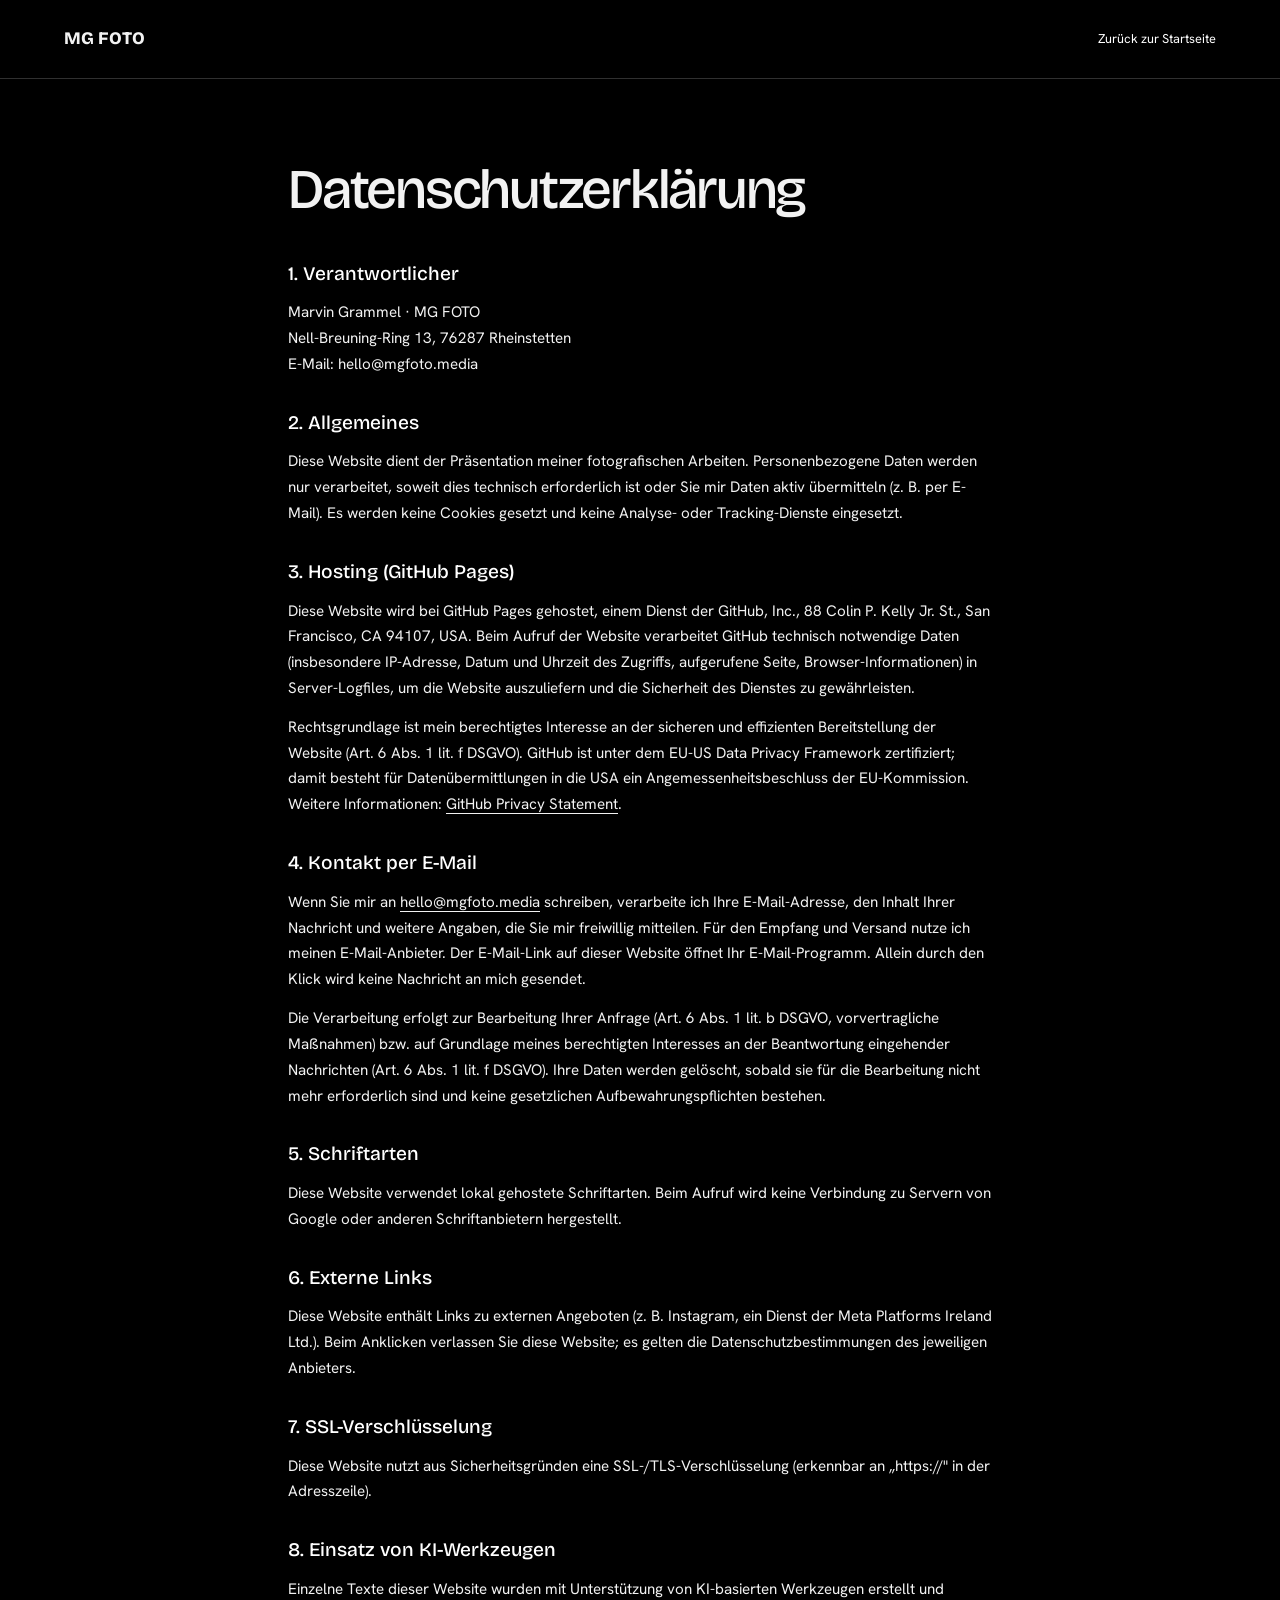
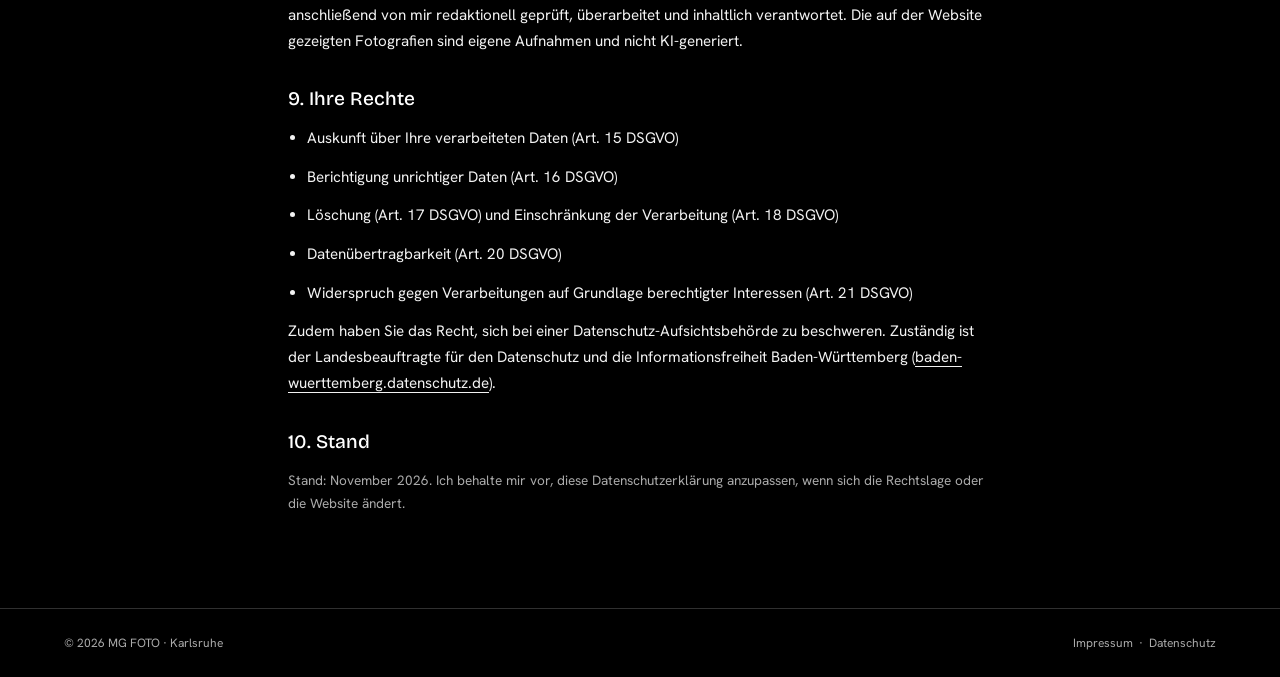
<file: datenschutz.html>
<!DOCTYPE html>
<html lang="de">
<head>
<meta charset="UTF-8" />
<meta name="viewport" content="width=device-width, initial-scale=1.0" />
<meta name="color-scheme" content="dark" />
<meta name="robots" content="noindex" />
<title>Datenschutzerklärung — MG FOTO</title>
<link rel="icon" href="/favicon.ico" sizes="any" />
<link rel="icon" href="/favicon.svg" type="image/svg+xml" />
<link rel="apple-touch-icon" href="/apple-touch-icon.png" />
<meta name="theme-color" content="#000000" />
<link rel="stylesheet" href="assets/css/legal.css">
</head>
<body>

<header>
  <a class="mini" href="/">MG FOTO</a>
  <a class="back" href="/"> Zurück zur Startseite</a>
</header>

<main>
  <h1>Datenschutzerklärung</h1>

  <h2>1. Verantwortlicher</h2>
  <p>
    Marvin Grammel · MG FOTO<br>
    Nell-Breuning-Ring 13, 76287 Rheinstetten<br>
    E-Mail: hello@mgfoto.media
  </p>

  <h2>2. Allgemeines</h2>
  <p>Diese Website dient der Präsentation meiner fotografischen Arbeiten. Personenbezogene Daten werden nur verarbeitet, soweit dies technisch erforderlich ist oder Sie mir Daten aktiv übermitteln (z.&nbsp;B. per E-Mail). Es werden keine Cookies gesetzt und keine Analyse- oder Tracking-Dienste eingesetzt.</p>

  <h2>3. Hosting (GitHub Pages)</h2>
  <p>Diese Website wird bei GitHub Pages gehostet, einem Dienst der GitHub, Inc., 88 Colin P. Kelly Jr. St., San Francisco, CA 94107, USA. Beim Aufruf der Website verarbeitet GitHub technisch notwendige Daten (insbesondere IP-Adresse, Datum und Uhrzeit des Zugriffs, aufgerufene Seite, Browser-Informationen) in Server-Logfiles, um die Website auszuliefern und die Sicherheit des Dienstes zu gewährleisten.</p>
  <p>Rechtsgrundlage ist mein berechtigtes Interesse an der sicheren und effizienten Bereitstellung der Website (Art. 6 Abs. 1 lit. f DSGVO). GitHub ist unter dem EU-US Data Privacy Framework zertifiziert; damit besteht für Datenübermittlungen in die USA ein Angemessenheitsbeschluss der EU-Kommission. Weitere Informationen: <a href="https://docs.github.com/de/site-policy/privacy-policies/github-general-privacy-statement" target="_blank" rel="noopener">GitHub Privacy Statement</a>.</p>

  <h2>4. Kontakt per E-Mail</h2>
  <p>Wenn Sie mir an <a href="mailto:hello@mgfoto.media">hello@mgfoto.media</a> schreiben, verarbeite ich Ihre E-Mail-Adresse, den Inhalt Ihrer Nachricht und weitere Angaben, die Sie mir freiwillig mitteilen. Für den Empfang und Versand nutze ich meinen E-Mail-Anbieter. Der E-Mail-Link auf dieser Website öffnet Ihr E-Mail-Programm. Allein durch den Klick wird keine Nachricht an mich gesendet.</p>
  <p>Die Verarbeitung erfolgt zur Bearbeitung Ihrer Anfrage (Art. 6 Abs. 1 lit. b DSGVO, vorvertragliche Maßnahmen) bzw. auf Grundlage meines berechtigten Interesses an der Beantwortung eingehender Nachrichten (Art. 6 Abs. 1 lit. f DSGVO). Ihre Daten werden gelöscht, sobald sie für die Bearbeitung nicht mehr erforderlich sind und keine gesetzlichen Aufbewahrungspflichten bestehen.</p>

  <h2>5. Schriftarten</h2>
  <p>Diese Website verwendet lokal gehostete Schriftarten. Beim Aufruf wird keine Verbindung zu Servern von Google oder anderen Schriftanbietern hergestellt.</p>

  <h2>6. Externe Links</h2>
  <p>Diese Website enthält Links zu externen Angeboten (z.&nbsp;B. Instagram, ein Dienst der Meta Platforms Ireland Ltd.). Beim Anklicken verlassen Sie diese Website; es gelten die Datenschutzbestimmungen des jeweiligen Anbieters.</p>

  <h2>7. SSL-Verschlüsselung</h2>
  <p>Diese Website nutzt aus Sicherheitsgründen eine SSL-/TLS-Verschlüsselung (erkennbar an „https://" in der Adresszeile).</p>

  <h2>8. Einsatz von KI-Werkzeugen</h2>
  <p>Einzelne Texte dieser Website wurden mit Unterstützung von KI-basierten Werkzeugen erstellt und anschließend von mir redaktionell geprüft, überarbeitet und inhaltlich verantwortet. Die auf der Website gezeigten Fotografien sind eigene Aufnahmen und nicht KI-generiert.</p>

  <h2>9. Ihre Rechte</h2>
  <ul>
    <li>Auskunft über Ihre verarbeiteten Daten (Art. 15 DSGVO)</li>
    <li>Berichtigung unrichtiger Daten (Art. 16 DSGVO)</li>
    <li>Löschung (Art. 17 DSGVO) und Einschränkung der Verarbeitung (Art. 18 DSGVO)</li>
    <li>Datenübertragbarkeit (Art. 20 DSGVO)</li>
    <li>Widerspruch gegen Verarbeitungen auf Grundlage berechtigter Interessen (Art. 21 DSGVO)</li>
  </ul>
  <p>Zudem haben Sie das Recht, sich bei einer Datenschutz-Aufsichtsbehörde zu beschweren. Zuständig ist der Landesbeauftragte für den Datenschutz und die Informationsfreiheit Baden-Württemberg (<a href="https://www.baden-wuerttemberg.datenschutz.de" target="_blank" rel="noopener">baden-wuerttemberg.datenschutz.de</a>).</p>

  <h2>10. Stand</h2>
  <p class="soft">Stand: November 2026. Ich behalte mir vor, diese Datenschutzerklärung anzupassen, wenn sich die Rechtslage oder die Website ändert.</p>
</main>

<footer>
  <span>© 2026 MG FOTO · Karlsruhe</span>
  <span><a href="impressum.html">Impressum</a> &nbsp;·&nbsp; <a href="datenschutz.html">Datenschutz</a></span>
</footer>

</body>
</html>
</file>
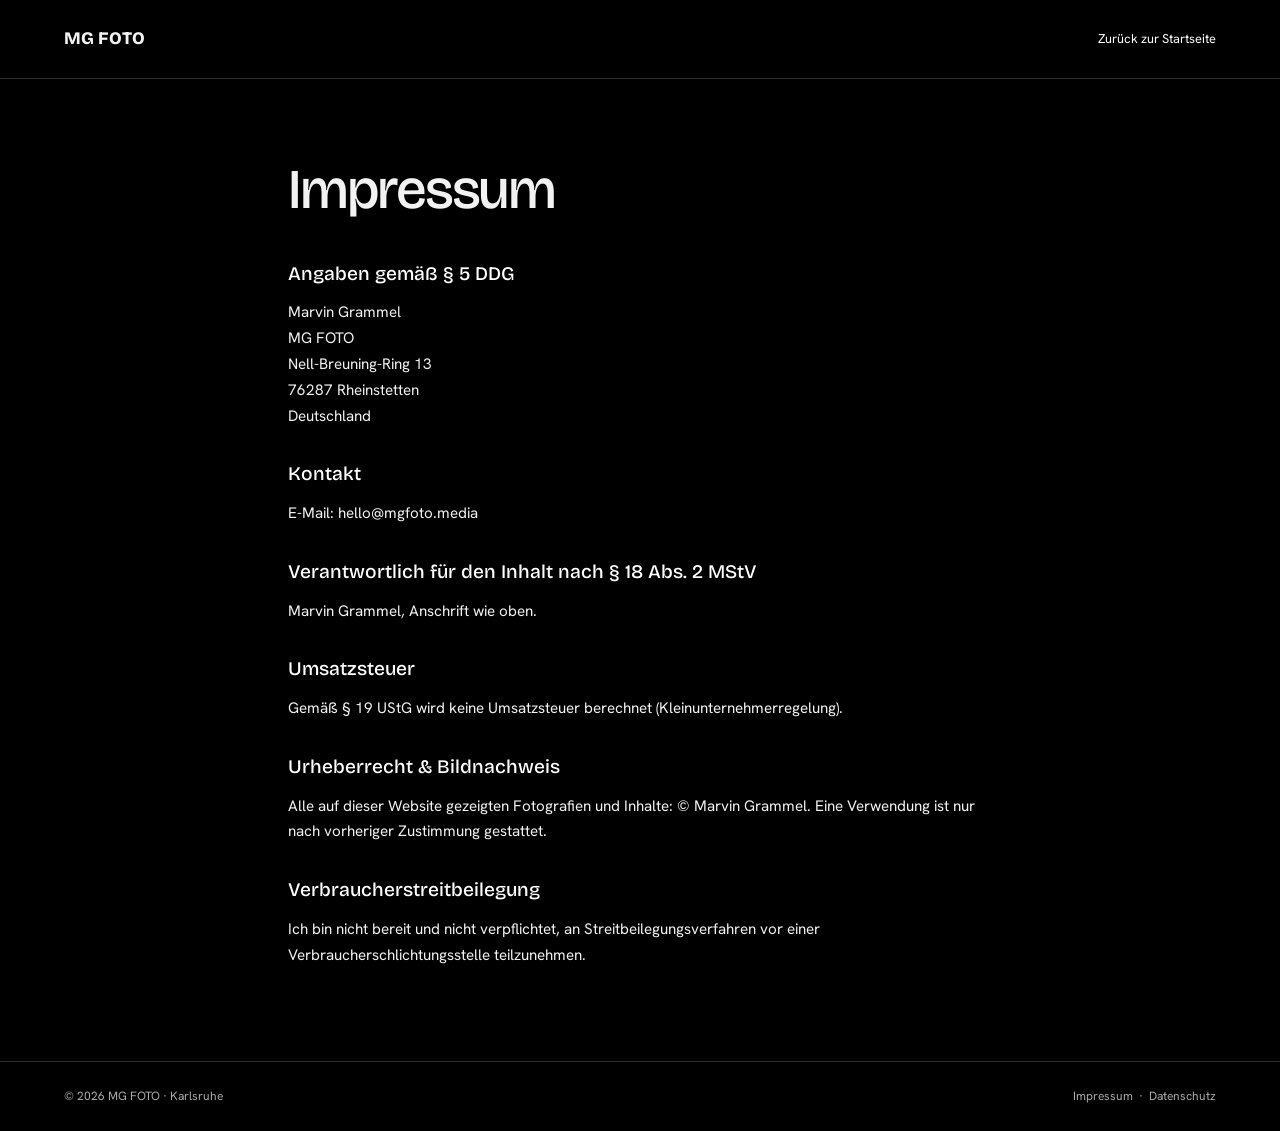
<file: impressum.html>
<!DOCTYPE html>
<html lang="de">
<head>
<meta charset="UTF-8" />
<meta name="viewport" content="width=device-width, initial-scale=1.0" />
<meta name="color-scheme" content="dark" />
<meta name="robots" content="noindex" />
<title>Impressum — MG FOTO</title>
<link rel="icon" href="/favicon.ico" sizes="any" />
<link rel="icon" href="/favicon.svg" type="image/svg+xml" />
<link rel="apple-touch-icon" href="/apple-touch-icon.png" />
<meta name="theme-color" content="#000000" />
<link rel="stylesheet" href="assets/css/legal.css">
</head>
<body>

<header>
  <a class="mini" href="/">MG FOTO</a>
  <a class="back" href="/"> Zurück zur Startseite</a>
</header>

<main>
  <h1>Impressum</h1>

  <h2>Angaben gemäß § 5 DDG</h2>
  <p>
    Marvin Grammel<br>
    MG FOTO<br>
    Nell-Breuning-Ring 13<br>
    76287 Rheinstetten<br>
    Deutschland
  </p>

  <h2>Kontakt</h2>
  <p>
    E-Mail: hello@mgfoto.media<br>
  </p>

  <h2>Verantwortlich für den Inhalt nach § 18 Abs. 2 MStV</h2>
  <p>Marvin Grammel, Anschrift wie oben.</p>

  <h2>Umsatzsteuer</h2>
  <p>Gemäß § 19 UStG wird keine Umsatzsteuer berechnet (Kleinunternehmerregelung).</p>

  <h2>Urheberrecht &amp; Bildnachweis</h2>
  <p>Alle auf dieser Website gezeigten Fotografien und Inhalte: © Marvin Grammel. Eine Verwendung ist nur nach vorheriger Zustimmung gestattet.</p>

  <h2>Verbraucherstreitbeilegung</h2>
  <p>Ich bin nicht bereit und nicht verpflichtet, an Streitbeilegungsverfahren vor einer Verbraucherschlichtungsstelle teilzunehmen.</p>
</main>

<footer>
  <span>© 2026 MG FOTO · Karlsruhe</span>
  <span><a href="impressum.html">Impressum</a> &nbsp;·&nbsp; <a href="datenschutz.html">Datenschutz</a></span>
</footer>

</body>
</html>
</file>
<file: assets/css/site.css>
@font-face{font-family:Hanken;src:url('../../fonts/HankenGrotesk.woff2') format('woff2');font-weight:100 900;font-display:swap}
:root{color-scheme:dark;--bg:#000;--ink:#efefec;--muted:#999;--line:#333;--panel:#080808;--ui:Hanken,Arial,sans-serif;--edge:clamp(22px,6vw,100px)}
*,*::before,*::after{box-sizing:border-box}*{margin:0}html{scroll-behavior:smooth;scroll-padding-top:32px}body{background:var(--bg);color:var(--ink);font-family:var(--ui);line-height:1.6;-webkit-font-smoothing:antialiased}a{color:inherit;text-decoration:none}button{font:inherit;color:inherit}button{cursor:pointer}button:disabled{cursor:wait;opacity:.6}img{display:block;max-width:100%}::selection{background:#fff;color:#000}:focus-visible{outline:2px solid white;outline-offset:5px}[hidden]{display:none!important}.wrap{width:calc(100% - var(--edge)*2);max-width:1560px;margin-inline:auto}.muted{color:var(--muted)}.visually-hidden,.skip-link:not(:focus){position:absolute;width:1px;height:1px;padding:0;margin:-1px;overflow:hidden;clip-path:inset(50%);white-space:nowrap}.skip-link:focus{position:fixed;top:10px;left:10px;background:white;color:black;padding:10px;z-index:100}
.site-header{padding-block:24px 0}.header-inner{display:flex;align-items:center;justify-content:space-between}.brand{display:block;flex-shrink:0}.brand-logo{display:block;width:70px;height:59px;overflow:hidden}#main-nav{font-size:14px}#main-nav a{padding:10px 0}#main-nav span{margin-left:12px}a:hover{color:#aaa}h1,h2,h3{font:inherit;font-weight:400;letter-spacing:-.02em}.intro{padding-block:42px 32px}.intro h1{font-size:19px;margin-bottom:3px}.intro p{font-size:14px;color:var(--muted)}.gallery-section{padding-bottom:64px}.text-link{border:0;background:none;padding:0;font-size:14px;color:var(--muted)}.text-link:hover{color:#fff}
.contact-section{padding-block:10px 62px}.contact-section h2{font-size:22px;margin-bottom:4px}.contact-section>a{display:inline-block;font-size:14px;color:var(--muted);text-decoration:underline;text-underline-offset:3px}.contact-section>a:hover{color:white}.site-footer{display:flex;justify-content:space-between;gap:24px;font-size:11px;color:var(--muted);padding-block:0 28px}.site-footer nav{display:flex;gap:22px}.site-footer a:hover{color:white}
.lightbox{position:fixed;inset:0;max-width:none;max-height:none;width:100%;height:100%;height:100dvh;margin:0;padding:1.3rem 2rem;border:0;background:#000;color:var(--ink);overflow:hidden}.lightbox[open]{display:flex;flex-direction:column}.lightbox::backdrop{background:rgba(0,0,0,.95)}.lightbox-top,.lightbox-bottom{display:flex;justify-content:space-between;align-items:center;gap:1rem;font-size:.8rem;flex-shrink:0;min-height:40px}.lightbox-top p{max-width:70%;color:var(--muted)}.lightbox-top button{color:var(--ink);background:none;border:0;padding:.5rem;font-size:.85rem}.lightbox-top button span{font-size:1.5rem;margin-left:.75rem}.lightbox-stage{display:flex;align-items:center;justify-content:center;gap:1.5rem;min-height:0;flex:1;padding-block:1rem}.lightbox-stage img{max-width:calc(100% - 150px);height:100%;width:auto;object-fit:contain;min-width:0}.lightbox-nav{width:48px;height:48px;border:1px solid var(--line);border-radius:50%;background:none;flex-shrink:0;font-size:1.3rem}.lightbox-nav:hover{background:var(--ink);color:#000}.lightbox-bottom p:last-child{color:var(--muted);font-size:.7rem}body.modal-open{overflow:hidden}


@media(max-width:1000px){.intro{padding-top:32px}}
@media(max-width:600px){.site-header{padding-top:16px}.brand-logo{width:62px;height:52px}.intro{padding-block:30px 26px}.intro p{max-width:33ch}.gallery-section{padding-bottom:46px}.contact-section{padding-bottom:44px}.site-footer{display:block}.site-footer nav{margin-top:10px;gap:20px}.lightbox{padding:12px}.lightbox-stage{position:relative;gap:0;padding-bottom:60px}.lightbox-stage img{max-width:100%;max-height:100%;width:auto}.lightbox-nav{position:absolute;bottom:4px;width:40px;height:40px}.lightbox-nav:first-child{left:calc(50% - 55px)}.lightbox-nav:last-child{right:calc(50% - 55px)}.lightbox-top p{font-size:11px}.lightbox-top button{font-size:12px;padding:6px}.lightbox-bottom p:last-child{display:none}}
@media(prefers-reduced-motion:reduce){html{scroll-behavior:auto}*,*::before,*::after{animation:none!important;transition:none!important}}






.photo-wall{columns:4;column-gap:20px}.photo{display:block;break-inside:avoid;margin-bottom:20px}.photo img{display:block;width:100%;height:auto}.photo:hover img{opacity:.9}.lightbox-nav{width:auto;min-width:70px;height:auto;min-height:42px;padding:8px 12px;border:0;border-radius:0;font-size:13px}
@media(min-width:1600px){.photo-wall{column-gap:26px}.photo{margin-bottom:26px}}
@media(max-width:1000px){.photo-wall{columns:2;column-gap:18px}.photo{margin-bottom:18px}}
@media(max-width:600px){.photo-wall{columns:1}.photo{margin-bottom:24px}.lightbox-nav:first-child{left:calc(50% - 85px)}.lightbox-nav:last-child{right:calc(50% - 85px)}}
</file>
<file: assets/css/legal.css>
@font-face{font-family:Bricolage;src:url('../../fonts/BricolageGrotesque.woff2') format('woff2');font-weight:200 800;font-display:swap}@font-face{font-family:Hanken;src:url('../../fonts/HankenGrotesk.woff2') format('woff2');font-weight:100 900;font-display:swap}:root{color-scheme:dark;--paper:#000000;--ink:#f2f2f2;--soft:#aaaaaa;--line:#303030;--accent:#ffffff;--display:Bricolage,system-ui,sans-serif;--ui:Hanken,system-ui,sans-serif;--edge:clamp(1.25rem,5vw,4.5rem)}*{box-sizing:border-box;margin:0}html,body{background:var(--paper);color:var(--ink)}body{font-family:var(--ui);line-height:1.7;min-height:100vh;display:flex;flex-direction:column;-webkit-font-smoothing:antialiased}a{color:inherit;text-underline-offset:4px}a:hover{color:var(--accent)}:focus-visible{outline:2px solid var(--accent);outline-offset:5px}::selection{background:var(--accent);color:var(--paper)}header{border-bottom:1px solid var(--line);padding:1.5rem var(--edge);display:flex;justify-content:space-between;align-items:center;gap:1.5rem}.mini{font-family:var(--display);font-weight:800;font-size:1.1rem;text-decoration:none}.back{font-size:.8rem;color:var(--accent);text-decoration:none}main{width:100%;max-width:52rem;margin-inline:auto;padding:clamp(3rem,7vw,5rem) var(--edge);flex:1}h1{font-family:var(--display);font-weight:500;font-size:clamp(2rem,5vw,3.5rem);line-height:1.1;letter-spacing:-.04em;margin-bottom:2.5rem;overflow-wrap:anywhere}h2{font-family:var(--display);font-size:1.2rem;font-weight:500;line-height:1.4;margin:2rem 0 .8rem;color:var(--accent)}p,li{font-size:.95rem;margin-bottom:.8rem}ul{padding-left:1.2rem}.soft{color:var(--soft);font-size:.85rem}p a{overflow-wrap:anywhere}footer{border-top:1px solid var(--line);padding:1.5rem var(--edge);font-size:.75rem;color:var(--soft);display:flex;justify-content:space-between;flex-wrap:wrap;gap:1rem}footer a{text-decoration:none}.code{font-family:var(--display);font-size:clamp(6rem,20vw,13rem);line-height:1;letter-spacing:-.06em;color:var(--accent)}.lead{font-size:1.2rem;max-width:38ch;margin-block:1.5rem 2rem}main>.back{display:inline-flex;border-bottom:1px solid var(--accent);padding-bottom:.4rem}@media(max-width:480px){header{align-items:flex-start;flex-direction:column;gap:.6rem}}
</file>
